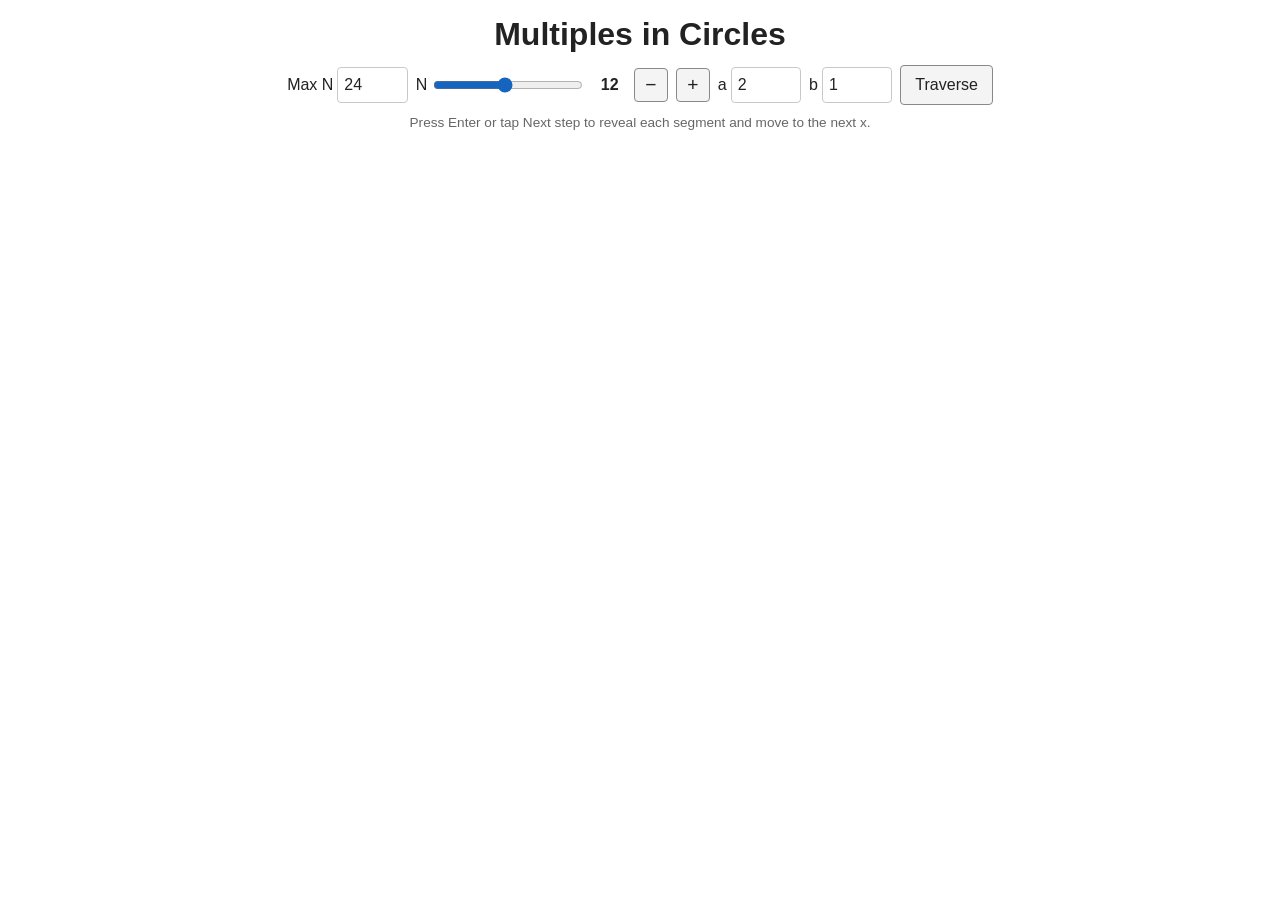
<file: index.html>
<!doctype html>
<html lang="en">
<head>
  <meta charset="utf-8">
  <meta http-equiv="refresh" content="0; url=./web/">
  <meta name="viewport" content="width=device-width, initial-scale=1">
  <title>Multiples in Circles</title>
</head>
<body>
  <p><a href="./web/">Open Multiples in Circles</a></p>
</body>
</html>
</file>
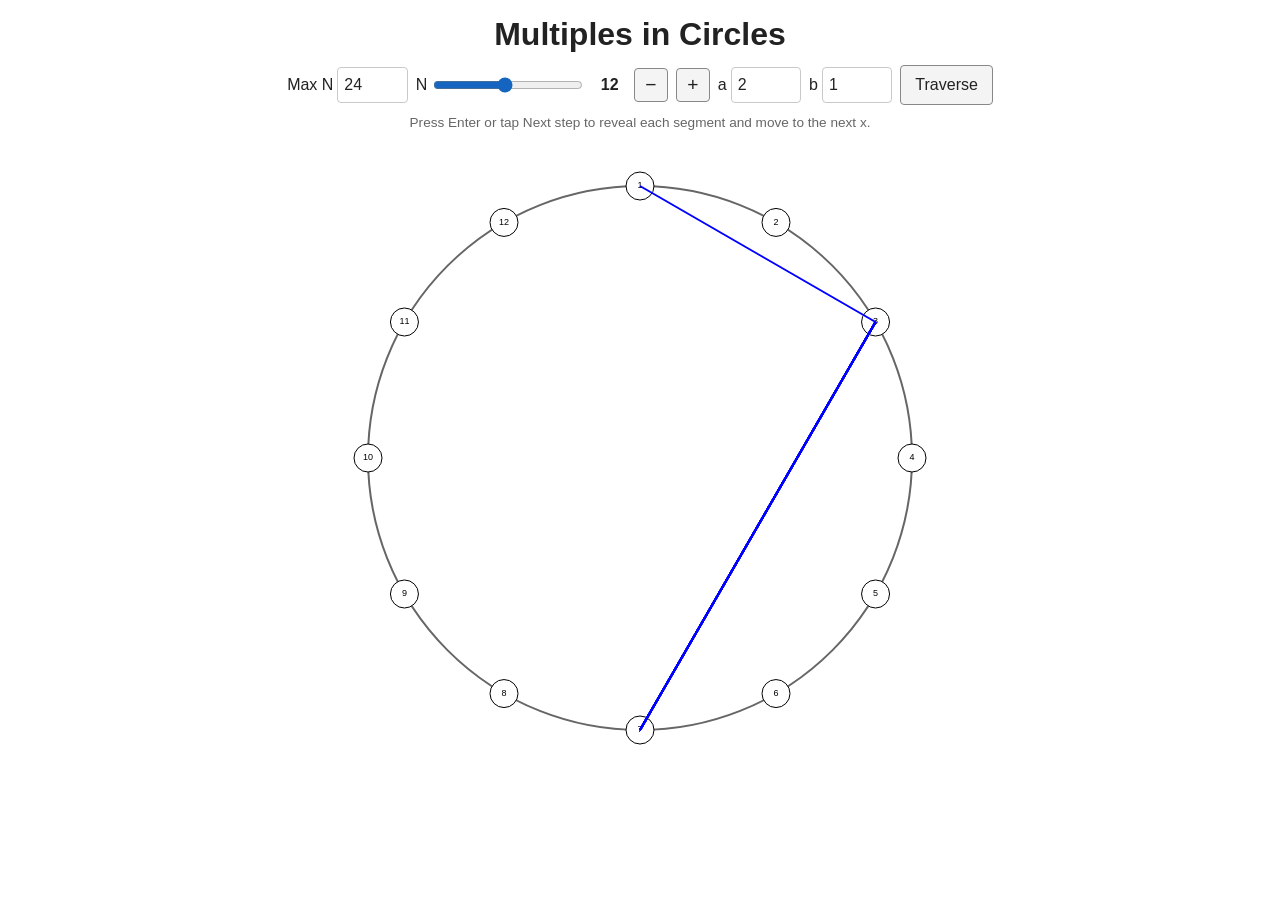
<file: web/index.html>
<!doctype html>
<html lang="en">
<head>
  <meta charset="utf-8">
  <meta name="viewport" content="width=device-width, initial-scale=1">
  <meta name="theme-color" content="#ffffff">
  <link rel="manifest" href="./manifest.webmanifest">
  <link rel="apple-touch-icon" href="./icons/icon-180.png">
  <link rel="stylesheet" href="./styles.css">
  <title>Multiples in Circles — ax + b</title>
</head>
<body>
  <main id="app">
    <h1>Multiples in Circles</h1>
    <section class="controls" aria-label="Circle controls">
      <label>Max N <input id="max-n" type="text" value="24" inputmode="numeric"></label>
      <div class="n-control">
        <label class="slider-label">N <input id="n-slider" type="range" min="1" max="24" value="12"></label>
        <output id="n-value">12</output>
        <button id="minus-button" class="small-button" type="button" aria-label="Decrease N">−</button>
        <button id="plus-button" class="small-button" type="button" aria-label="Increase N">+</button>
      </div>
      <label>a <input id="a-value" type="text" value="2" inputmode="numeric"></label>
      <label>b <input id="b-value" type="text" value="1" inputmode="numeric"></label>
      <button id="traverse-button" type="button">Traverse</button>
    </section>
    <p class="hint">Press Enter or tap Next step to reveal each segment and move to the next x.</p>
    <section id="canvas-container" class="canvas-container">
      <canvas id="circle-canvas" aria-label="Multiples in circles visualization"></canvas>
      <span id="point-popup" class="point-popup" hidden></span>
    </section>
    <button id="next-button" class="next-button" type="button" hidden>Next step</button>
  </main>
  <script type="module" src="./app.js"></script>
</body>
</html>
</file>
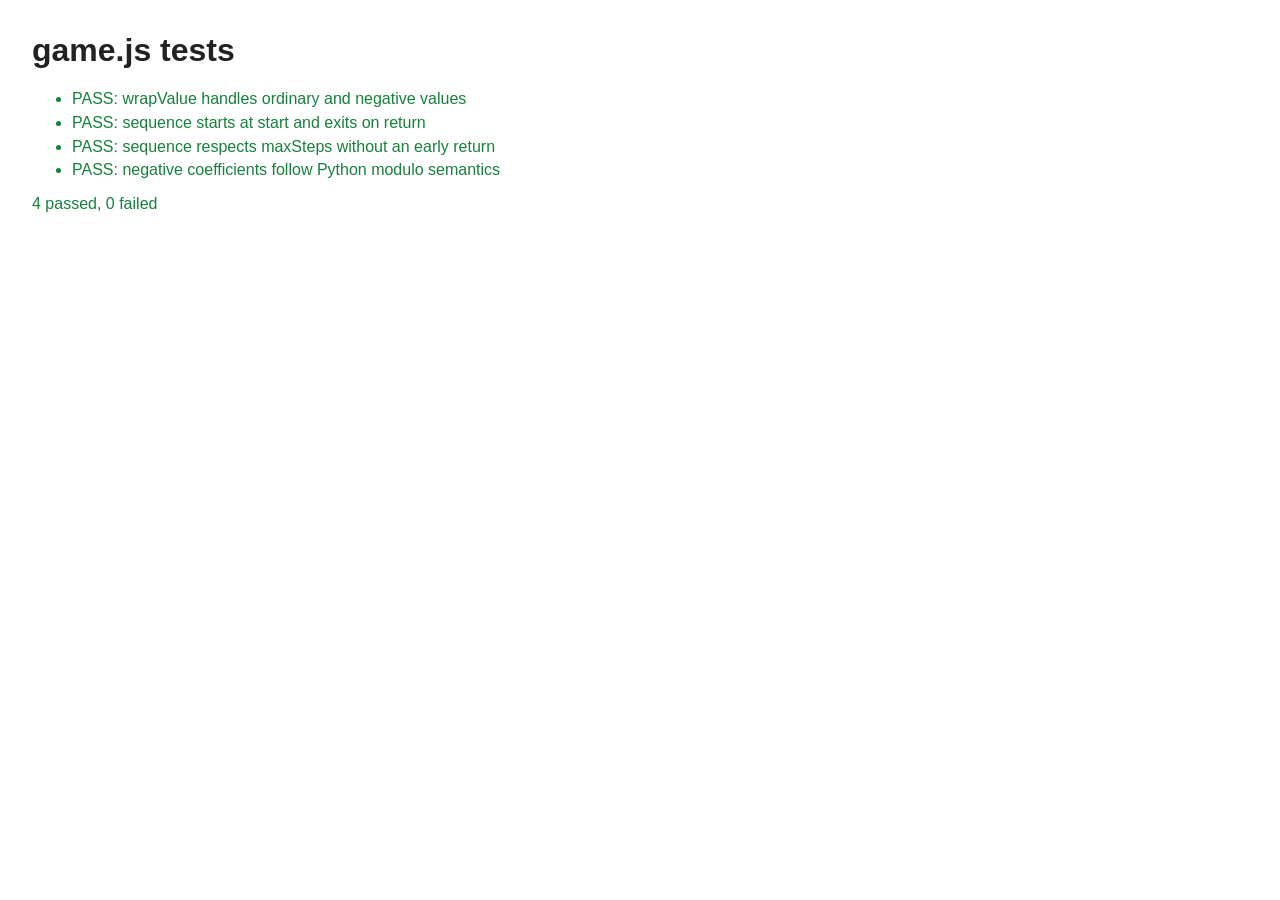
<file: web/tests.html>
<!doctype html>
<html lang="en">
<head>
  <meta charset="utf-8">
  <meta name="viewport" content="width=device-width, initial-scale=1">
  <title>Multiples in Circles tests</title>
  <style>
    body { margin: 2rem; color: #222; font-family: Arial, sans-serif; }
    li { margin: .35rem 0; }
    .pass { color: #16803c; }
    .fail { color: #b00020; }
  </style>
</head>
<body>
  <h1>game.js tests</h1>
  <ul id="results"></ul>
  <p id="summary"></p>
  <script type="module" src="./tests.js"></script>
</body>
</html>
</file>
<file: web/styles.css>
:root {
  --text: #222;
  --muted: #666;
  --border: #c9c9c9;
  --blue: #1565c0;
}

* {
  box-sizing: border-box;
}

html,
body {
  margin: 0;
  min-width: 280px;
  min-height: 100%;
  background: white;
  color: var(--text);
  font-family: Arial, sans-serif;
}

button,
input {
  font: inherit;
}

button {
  min-height: 40px;
  border: 1px solid #888;
  border-radius: 4px;
  background: #f4f4f4;
  color: var(--text);
  cursor: pointer;
  touch-action: manipulation;
}

button:active {
  transform: translateY(1px);
}

#app {
  width: min(100%, 920px);
  min-width: 0;
  min-height: 100vh;
  margin: 0 auto;
  padding: 16px 12px 24px;
  text-align: center;
}

h1 {
  margin: 0 0 12px;
  font-size: clamp(1.35rem, 5vw, 2rem);
}

.controls {
  display: flex;
  align-items: center;
  justify-content: center;
  flex-wrap: wrap;
  gap: 8px;
  min-width: 0;
}

label {
  display: inline-flex;
  align-items: center;
  gap: 4px;
  min-width: 0;
  white-space: nowrap;
}

input[type="text"] {
  width: 4.4rem;
  min-height: 36px;
  padding: 4px 6px;
  border: 1px solid var(--border);
  border-radius: 4px;
  background: white;
  color: var(--text);
}

.slider-label {
  min-width: 170px;
  flex: 1 1 170px;
}

.n-control {
  display: flex;
  align-items: center;
  gap: 8px;
  min-width: 0;
}

input[type="range"] {
  width: 150px;
  min-width: 0;
  accent-color: var(--blue);
}

output {
  min-width: 2rem;
  font-weight: 700;
}

.small-button {
  width: 34px;
  min-height: 34px;
  font-size: 1.2rem;
  line-height: 1;
}

.controls > button:last-child {
  padding: 7px 14px;
}

.hint {
  margin: 10px 0 8px;
  color: var(--muted);
  font-size: 0.85rem;
}

.canvas-container {
  position: relative;
  width: min(100%, 640px);
  margin: 0 auto;
  aspect-ratio: 1;
}

#circle-canvas {
  display: block;
  width: 100%;
  height: 100%;
}

.point-popup {
  position: absolute;
  padding: 5px 10px;
  border: 2px solid #ffc107;
  border-radius: 10px;
  background: #fff3cd;
  color: #222;
  font-size: 0.85rem;
  font-weight: 700;
  pointer-events: none;
  white-space: nowrap;
}

.point-popup[hidden] {
  display: none;
}

.next-button {
  display: block;
  margin: 10px auto 0;
  padding: 7px 18px;
}

.next-button[hidden] {
  display: none;
}

@media (max-width: 600px) {
  #app {
    padding-inline: 8px;
  }

  .controls {
    gap: 6px;
  }

  .controls {
    display: grid;
    grid-template-columns: repeat(4, minmax(0, 1fr));
    width: 100%;
  }

  .controls > label:nth-of-type(1) {
    grid-column: span 2;
  }

  .n-control {
    grid-column: span 2;
    min-width: 0;
  }

  .n-control .slider-label {
    min-width: 0;
    flex: 1 1 auto;
  }

  .n-control input[type="range"] {
    width: min(100px, 100%);
  }

  .controls > label:nth-of-type(2),
  .controls > label:nth-of-type(3),
  #traverse-button {
    grid-column: span 2;
  }

  .n-control .small-button {
    flex: 0 0 34px;
  }

  input[type="range"] {
    width: min(125px, 100%);
  }

  .canvas-container {
    width: min(100%, 300px);
  }
}
</file>
